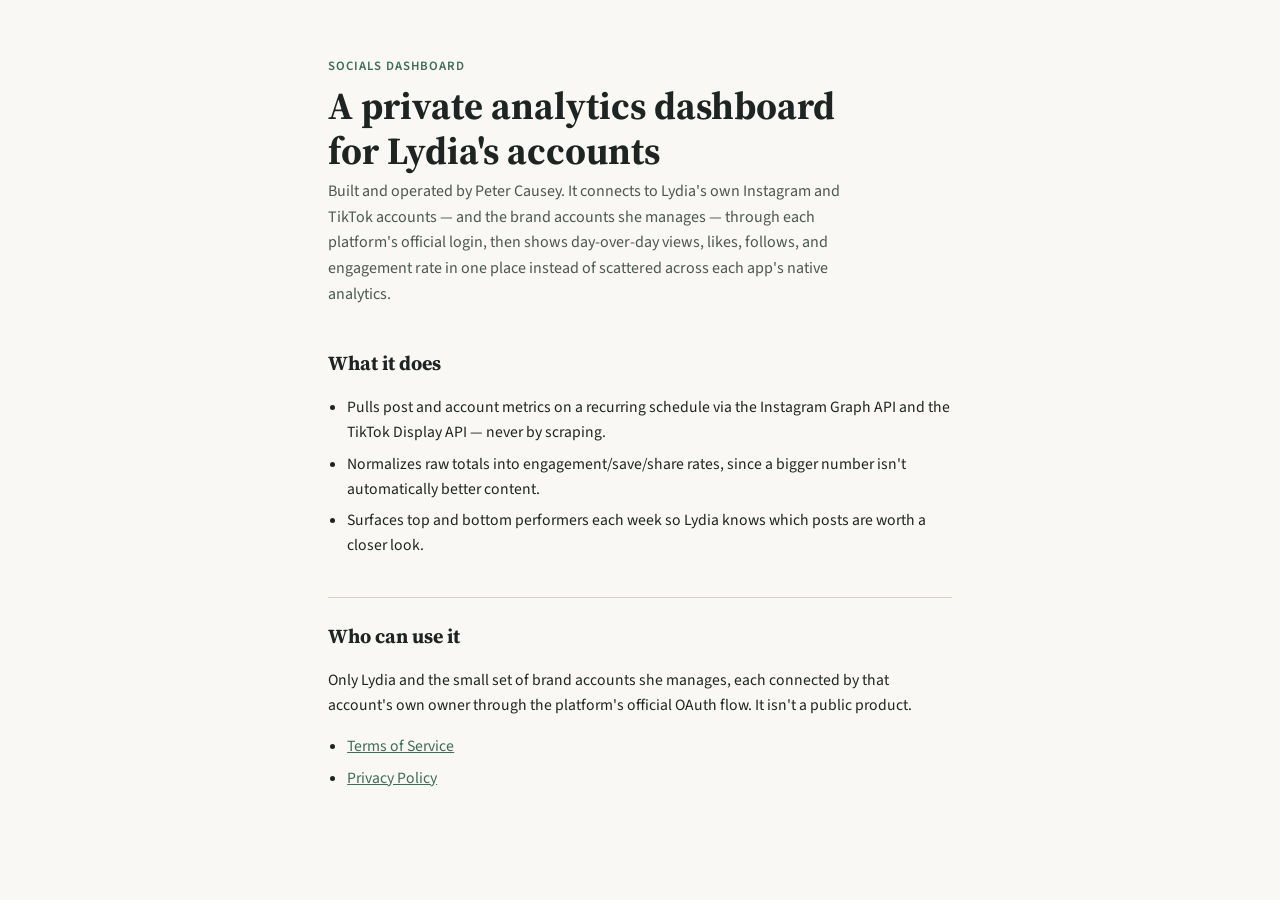
<file: index.html>
<!doctype html>
<html lang="en">
<head>
<meta charset="utf-8">
<meta name="viewport" content="width=device-width, initial-scale=1">
<title>Socials Dashboard</title>
<link rel="stylesheet" href="https://fonts.googleapis.com/css2?family=Source+Serif+4:opsz,wght@8..60,500;8..60,600&family=Source+Sans+3:wght@400;600&display=swap">
<link rel="stylesheet" href="styles.css">
</head>
<body>
<div class="wrap">
  <p class="eyebrow">Socials Dashboard</p>
  <h1>A private analytics dashboard for Lydia's accounts</h1>
  <p class="dek">Built and operated by Peter Causey. It connects to Lydia's own Instagram and TikTok accounts — and the brand accounts she manages — through each platform's official login, then shows day-over-day views, likes, follows, and engagement rate in one place instead of scattered across each app's native analytics.</p>

  <h2>What it does</h2>
  <ul>
    <li>Pulls post and account metrics on a recurring schedule via the Instagram Graph API and the TikTok Display API — never by scraping.</li>
    <li>Normalizes raw totals into engagement/save/share rates, since a bigger number isn't automatically better content.</li>
    <li>Surfaces top and bottom performers each week so Lydia knows which posts are worth a closer look.</li>
  </ul>

  <h2>Who can use it</h2>
  <p>Only Lydia and the small set of brand accounts she manages, each connected by that account's own owner through the platform's official OAuth flow. It isn't a public product.</p>

  <ul>
    <li><a href="terms.html">Terms of Service</a></li>
    <li><a href="privacy.html">Privacy Policy</a></li>
  </ul>
</div>
</body>
</html>
</file>
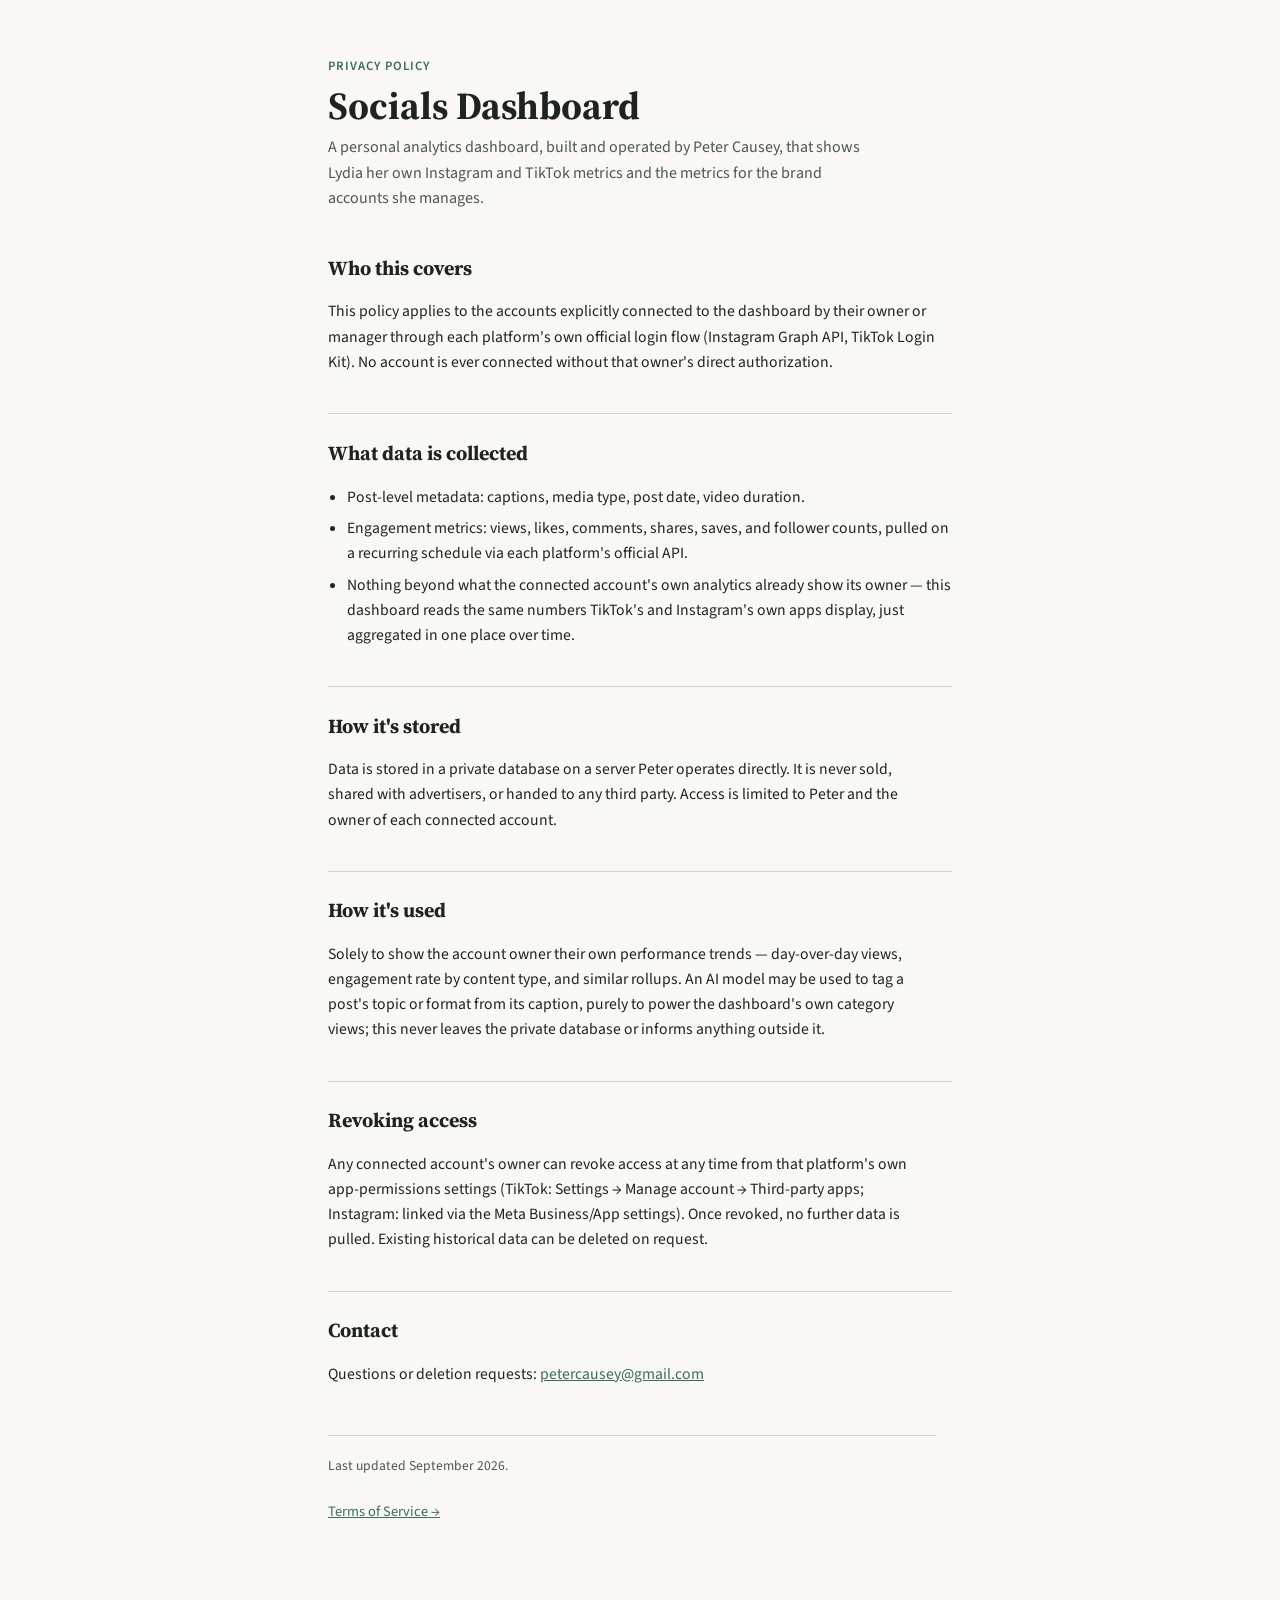
<file: privacy.html>
<!doctype html>
<html lang="en">
<head>
<meta charset="utf-8">
<meta name="viewport" content="width=device-width, initial-scale=1">
<title>Privacy Policy — Socials Dashboard</title>
<link rel="stylesheet" href="https://fonts.googleapis.com/css2?family=Source+Serif+4:opsz,wght@8..60,500;8..60,600&family=Source+Sans+3:wght@400;600&display=swap">
<link rel="stylesheet" href="styles.css">
</head>
<body>
<div class="wrap">
  <p class="eyebrow">Privacy Policy</p>
  <h1>Socials Dashboard</h1>
  <p class="dek">A personal analytics dashboard, built and operated by Peter Causey, that shows Lydia her own Instagram and TikTok metrics and the metrics for the brand accounts she manages.</p>

  <h2>Who this covers</h2>
  <p>This policy applies to the accounts explicitly connected to the dashboard by their owner or manager through each platform's own official login flow (Instagram Graph API, TikTok Login Kit). No account is ever connected without that owner's direct authorization.</p>

  <h2>What data is collected</h2>
  <ul>
    <li>Post-level metadata: captions, media type, post date, video duration.</li>
    <li>Engagement metrics: views, likes, comments, shares, saves, and follower counts, pulled on a recurring schedule via each platform's official API.</li>
    <li>Nothing beyond what the connected account's own analytics already show its owner — this dashboard reads the same numbers TikTok's and Instagram's own apps display, just aggregated in one place over time.</li>
  </ul>

  <h2>How it's stored</h2>
  <p>Data is stored in a private database on a server Peter operates directly. It is never sold, shared with advertisers, or handed to any third party. Access is limited to Peter and the owner of each connected account.</p>

  <h2>How it's used</h2>
  <p>Solely to show the account owner their own performance trends — day-over-day views, engagement rate by content type, and similar rollups. An AI model may be used to tag a post's topic or format from its caption, purely to power the dashboard's own category views; this never leaves the private database or informs anything outside it.</p>

  <h2>Revoking access</h2>
  <p>Any connected account's owner can revoke access at any time from that platform's own app-permissions settings (TikTok: Settings → Manage account → Third-party apps; Instagram: linked via the Meta Business/App settings). Once revoked, no further data is pulled. Existing historical data can be deleted on request.</p>

  <h2>Contact</h2>
  <p>Questions or deletion requests: <a href="mailto:petercausey@gmail.com">petercausey@gmail.com</a></p>

  <p class="meta">Last updated September 2026.</p>
  <a class="crosslink" href="terms.html">Terms of Service →</a>
</div>
</body>
</html>
</file>
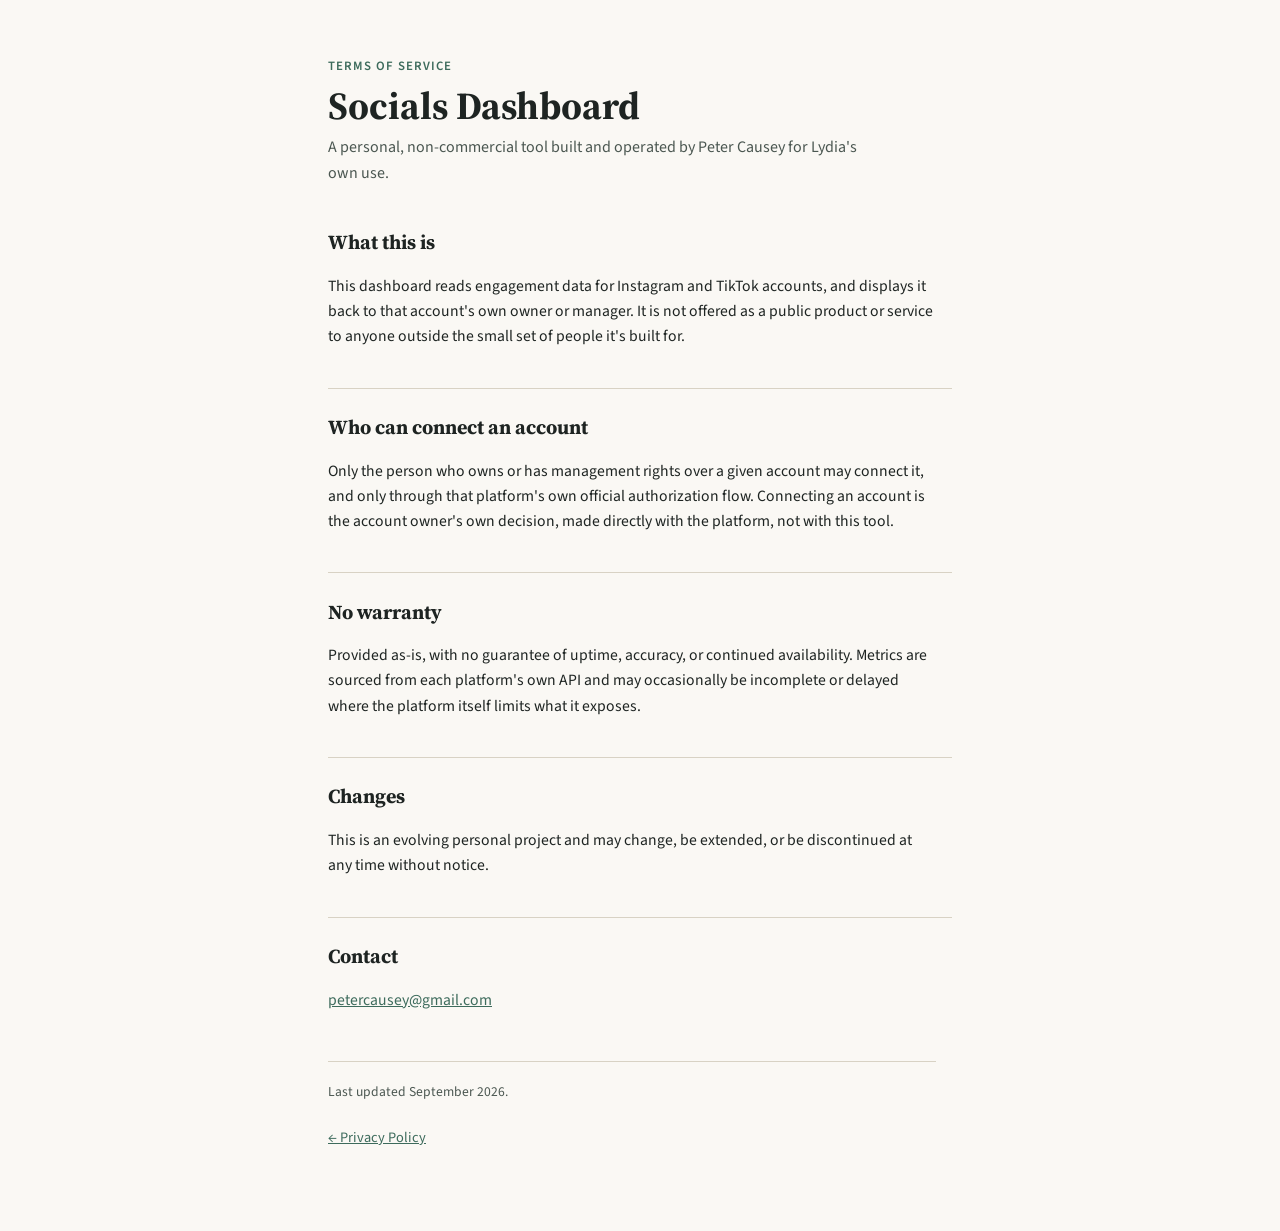
<file: terms.html>
<!doctype html>
<html lang="en">
<head>
<meta charset="utf-8">
<meta name="viewport" content="width=device-width, initial-scale=1">
<title>Terms of Service — Socials Dashboard</title>
<link rel="stylesheet" href="https://fonts.googleapis.com/css2?family=Source+Serif+4:opsz,wght@8..60,500;8..60,600&family=Source+Sans+3:wght@400;600&display=swap">
<link rel="stylesheet" href="styles.css">
</head>
<body>
<div class="wrap">
  <p class="eyebrow">Terms of Service</p>
  <h1>Socials Dashboard</h1>
  <p class="dek">A personal, non-commercial tool built and operated by Peter Causey for Lydia's own use.</p>

  <h2>What this is</h2>
  <p>This dashboard reads engagement data for Instagram and TikTok accounts, and displays it back to that account's own owner or manager. It is not offered as a public product or service to anyone outside the small set of people it's built for.</p>

  <h2>Who can connect an account</h2>
  <p>Only the person who owns or has management rights over a given account may connect it, and only through that platform's own official authorization flow. Connecting an account is the account owner's own decision, made directly with the platform, not with this tool.</p>

  <h2>No warranty</h2>
  <p>Provided as-is, with no guarantee of uptime, accuracy, or continued availability. Metrics are sourced from each platform's own API and may occasionally be incomplete or delayed where the platform itself limits what it exposes.</p>

  <h2>Changes</h2>
  <p>This is an evolving personal project and may change, be extended, or be discontinued at any time without notice.</p>

  <h2>Contact</h2>
  <p><a href="mailto:petercausey@gmail.com">petercausey@gmail.com</a></p>

  <p class="meta">Last updated September 2026.</p>
  <a class="crosslink" href="privacy.html">← Privacy Policy</a>
</div>
</body>
</html>
</file>
<file: styles.css>
:root {
  --ink: #1e2422;
  --ink-soft: #4b5751;
  --paper: #faf8f4;
  --paper-raised: #f1ede4;
  --rule: #d8d2c4;
  --accent: #3d6b5c;
}

@media (prefers-color-scheme: dark) {
  :root {
    --ink: #e9eeeb;
    --ink-soft: #a9b6b0;
    --paper: #14181a;
    --paper-raised: #1b2124;
    --rule: #2b3336;
    --accent: #7fb8a3;
  }
}

* { box-sizing: border-box; }

body {
  margin: 0;
  background: var(--paper);
  color: var(--ink);
  font-family: "Source Sans 3", system-ui, -apple-system, sans-serif;
  line-height: 1.6;
}

.wrap {
  max-width: 42rem;
  margin: 0 auto;
  padding: 3.5rem 1.5rem 5rem;
}

.eyebrow {
  font-size: 0.8rem;
  letter-spacing: 0.08em;
  text-transform: uppercase;
  color: var(--accent);
  font-weight: 600;
  margin: 0 0 0.5rem;
}

h1 {
  font-family: "Source Serif 4", Georgia, serif;
  font-size: clamp(1.8rem, 4vw, 2.4rem);
  line-height: 1.15;
  text-wrap: balance;
  margin: 0 0 0.4rem;
}

.dek {
  color: var(--ink-soft);
  font-size: 1rem;
  margin: 0 0 2.5rem;
  max-width: 34rem;
}

h2 {
  font-family: "Source Serif 4", Georgia, serif;
  font-size: 1.25rem;
  margin: 2.4rem 0 0.7rem;
  padding-top: 1.4rem;
  border-top: 1px solid var(--rule);
}

h2:first-of-type { border-top: none; padding-top: 0; margin-top: 2rem; }

p, li { font-size: 0.98rem; max-width: 38rem; }

ul { padding-left: 1.2rem; }
li { margin-bottom: 0.4rem; }

a { color: var(--accent); }

.meta {
  font-size: 0.85rem;
  color: var(--ink-soft);
  margin-top: 3rem;
  padding-top: 1.2rem;
  border-top: 1px solid var(--rule);
}

.crosslink {
  display: inline-block;
  margin-top: 0.6rem;
  font-size: 0.9rem;
}

code {
  background: var(--paper-raised);
  padding: 0.1em 0.4em;
  border-radius: 3px;
  font-size: 0.9em;
}
</file>
